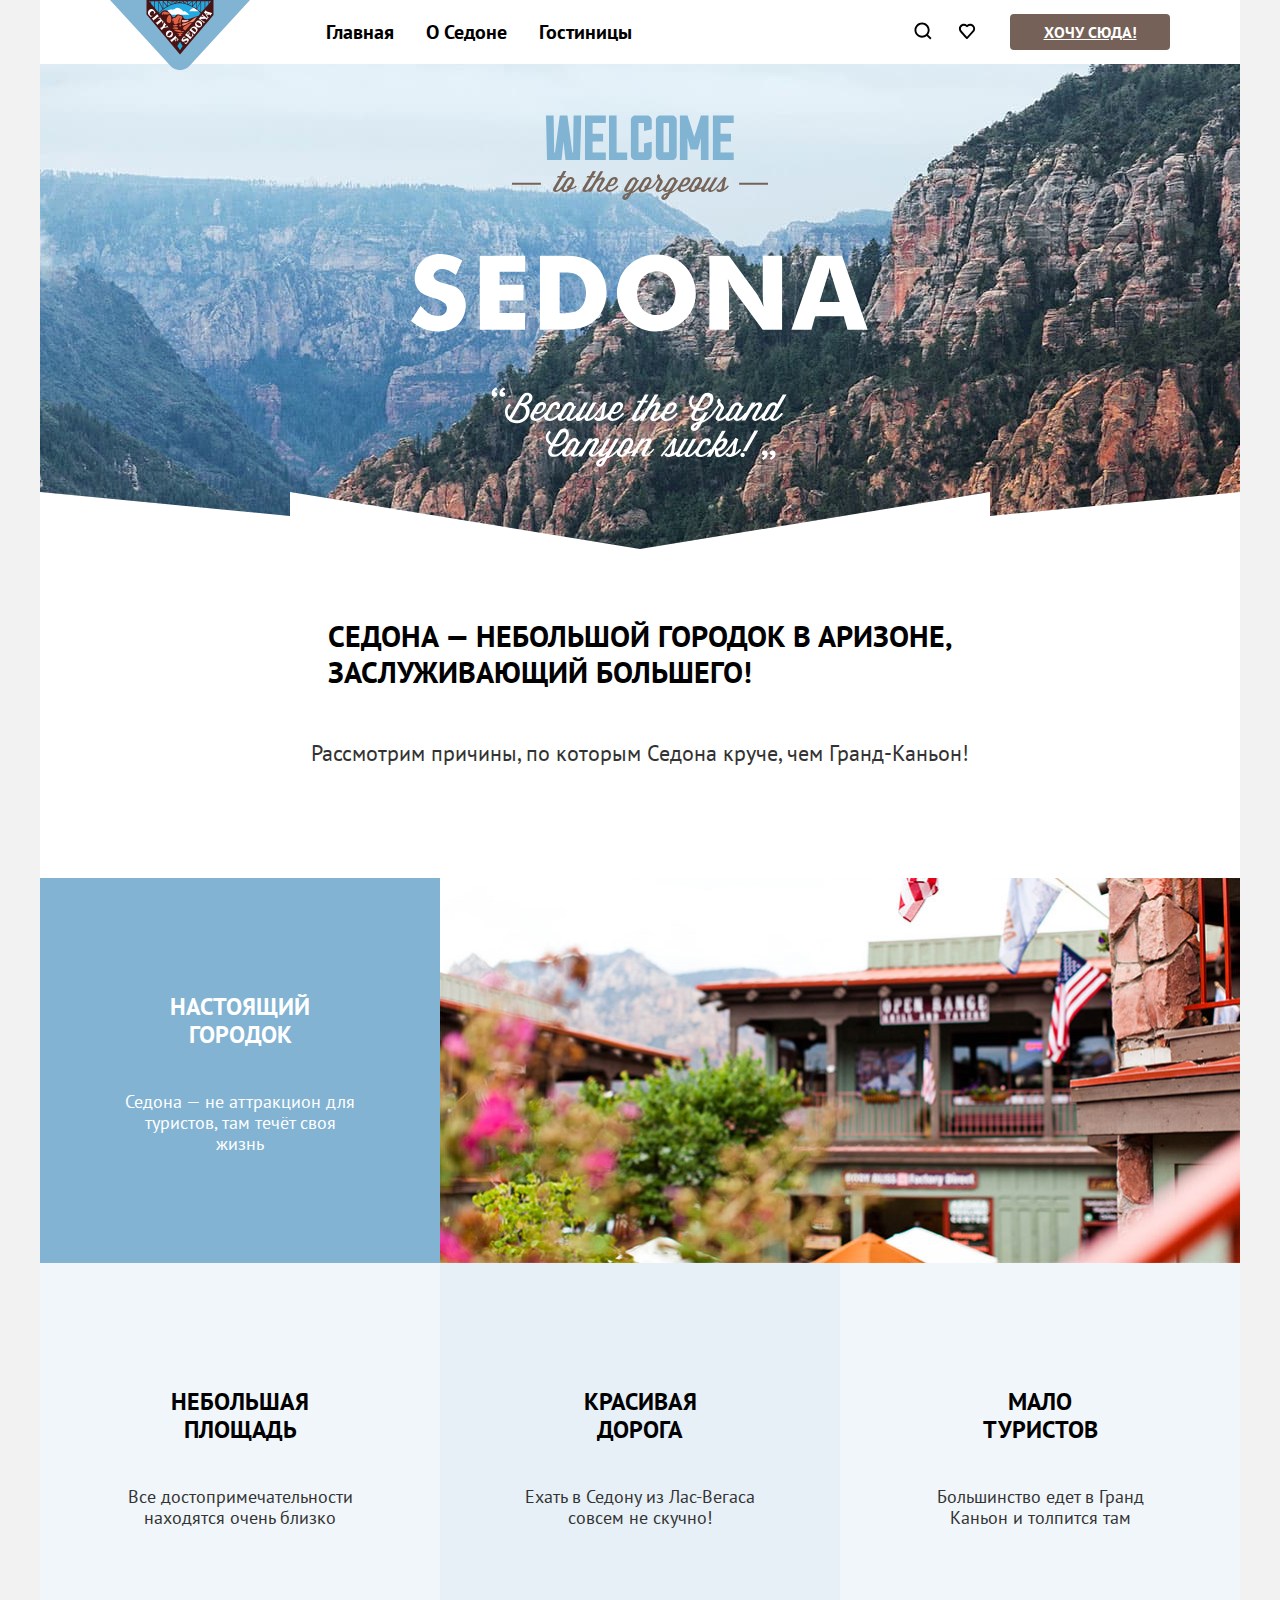
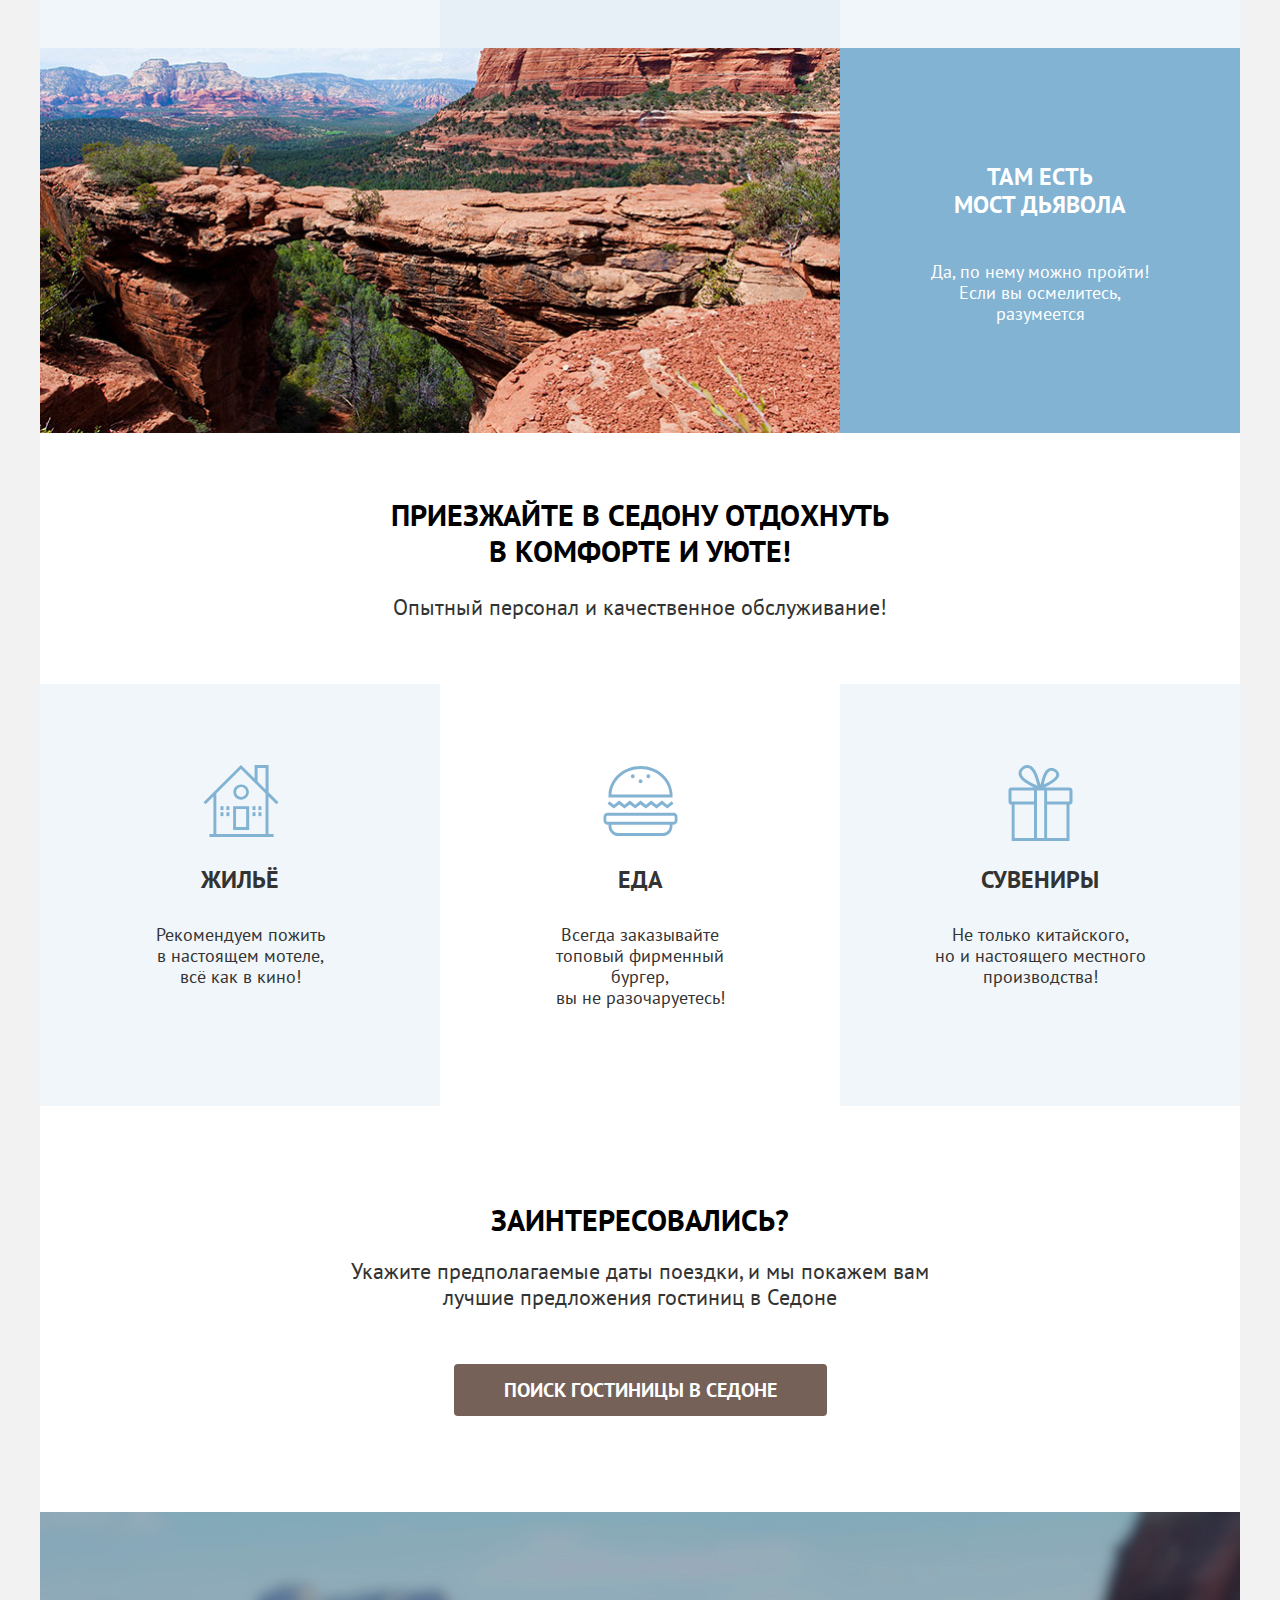
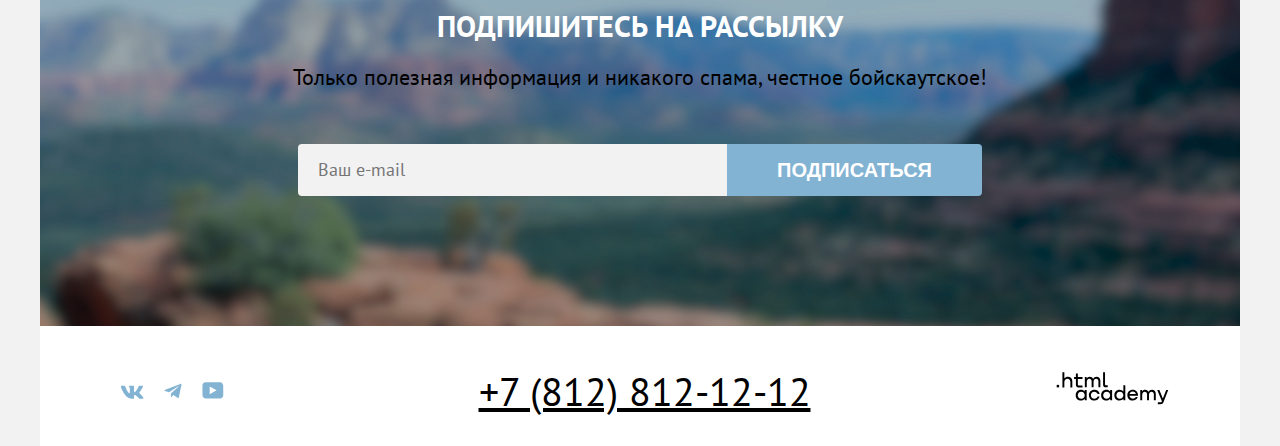
<file: index.html>
<!DOCTYPE html>
<html lang="ru" xmlns="http://www.w3.org/1999/xhtml">
<head>
  <meta charset="utf-8">
  <title>HTML Academy: Седона</title>
  <link href="styles/styles.css" rel="stylesheet">
  <link href="images/favicon-32x32.png" rel="icon" sizes="32x32" type="image/png">
</head>
<body>

<div class="container">
  <header class="header-container">
    <a class="logo">
      <img alt="Логотип города Седона" height="70" src="images/logo.svg" width="140">
    </a>
    <nav class="navigation">
      <ul class="navigation-list">
        <li class="navigation-item navigation-item-active">Главная</li>
        <li class="navigation-item"><a href="#">О Седоне</a></li>
        <li class="navigation-item"><a href="catalog.html">Гостиницы</a></li>
      </ul>
    </nav>
    <div class="controls">
      <a class="control-icon control-search" href="#">
        <span class="visually-hidden">Поиск</span>
      </a>
      <a class="control-icon control-favorites" href="#">
        <span class="visually-hidden">Избранное</span>
      </a>
      <a class="control control-want-here" href="#">Хочу сюда!</a>
    </div>
  </header>

  <main class="main-container">
    <section class="main-hero">
      <h1 class="visually-hidden">Welcome to the gorgeous Sedona</h1>
      <figure class="main-hero-welcome">
        <img alt="Welcome to the gorgeous Sedona, because the Grand Canyon sucks!" height="352"
             src="images/main-hero-welcome.svg"
             width="458">
      </figure>
    </section>
    <section class="advantages">
      <h2>
        Седона — небольшой городок в Аризоне,<br>
        заслуживающий большего!
      </h2>
      <p class="advantages-description">Рассмотрим причины, по которым Седона круче, чем Гранд-Каньон!</p>
      <ul class="advantages-list">
        <li class="advantages-item-featured">
          <div class="advantages-tile advantages-tile-featured">
            <h3>Настоящий<br>городок</h3>
            <p>Седона — не аттракцион для туристов, там течёт своя жизнь</p>
          </div>
          <figure>
            <img alt="Виды города Седона" height="385" src="images/photo-1.jpg" width="800">
          </figure>
        </li>
        <li class="advantages-tile advantages-tile-light">
          <h3>Небольшая<br>площадь</h3>
          <p>Все достопримечательности находятся очень близко</p>
        </li>
        <li class="advantages-tile advantages-tile-normal">
          <h3>Красивая<br>дорога</h3>
          <p>Ехать в Седону из Лас-Вегаса совсем не скучно!</p>
        </li>
        <li class="advantages-tile advantages-tile-light">
          <h3>Мало<br>туристов</h3>
          <p>Большинство едет в Гранд Каньон и толпится там</p>
        </li>
        <li class="advantages-item-featured">
          <div class="advantages-tile advantages-tile-featured">
            <h3>Там есть<br>мост дьявола</h3>
            <p>Да, по нему можно пройти! Если вы осмелитесь, разумеется</p>
          </div>
          <figure class="advantages-featured-left">
            <img alt="Мост дьявола в Седоне" height="385" src="images/photo-2.jpg" width="800">
          </figure>
        </li>
      </ul>
    </section>
    <section class="services">
      <h2>
        Приезжайте в Седону отдохнуть<br>в комфорте и уюте!
      </h2>
      <p class="services-description">Опытный персонал и качественное обслуживание!</p>
      <ul class="services-list">
        <li class="services-item services-item-housing">
          <h3>Жильё</h3>
          <p>Рекомендуем пожить<br>в настоящем мотеле,<br>
            всё как в кино!</p>
        </li>
        <li class="services-item services-item-food">
          <h3>Еда</h3>
          <p>Всегда заказывайте<br>
            топовый фирменный бургер,<br>вы не разочаруетесь!</p>
        </li>
        <li class="services-item services-item-souvenirs">
          <h3>Сувениры</h3>
          <p>Не только китайского,<br>
            но и настоящего местного<br>производства!</p>
        </li>
      </ul>
    </section>
    <section class="offer">
      <h2>
        Заинтересовались?
      </h2>
      <p class="offer-description">Укажите предполагаемые даты поездки, и мы покажем вам лучшие предложения гостиниц
        в Седоне</p>
      <a class="offer-search-btn" href="#">
        Поиск гостиницы в Седоне
      </a>
    </section>
    <section class="subscription">
      <h2>Подпишитесь на рассылку</h2>
      <p class="subscription-description">Только полезная информация и никакого спама, честное бойскаутское!</p>
      <form action="https://echo.htmlacademy.ru/" class="subscription-form" method="POST">
        <label for="email">
          <span class="visually-hidden">Ваш e-mail</span>
        </label>
        <input class="email" id="email" name="email" placeholder="Ваш e-mail" type="email">
        <button class="subscribe-btn" id="subscribe-btn" type="submit">Подписаться</button>
      </form>
    </section>
  </main>

  <footer class="footer">
    <ul class="social-list">
      <li>
        <a href="#">
          <img alt="Седона во ВКонтакте" height="14" src="images/social-vkontakte.svg" width="24">
        </a>
      </li>
      <li>
        <a href="#">
          <img alt="Седона в Телеграме" height="16" src="images/social-telegram.svg" width="18">
        </a>
      </li>
      <li>
        <a href="#">
          <img alt="Седона в Ютубе" height="17" src="images/social-youtube.svg" width="22">
        </a>
      </li>
    </ul>
    <a class="phone" href="tel:+78128121212">+7 (812) 812-12-12</a>
    <a href="https://htmlacademy.ru/">
      <img alt="Логотип HTML Academy" class="credits" height="33" src="images/credits.svg" width="115">
    </a>
  </footer>
</div>

</body>
</html>
</file>
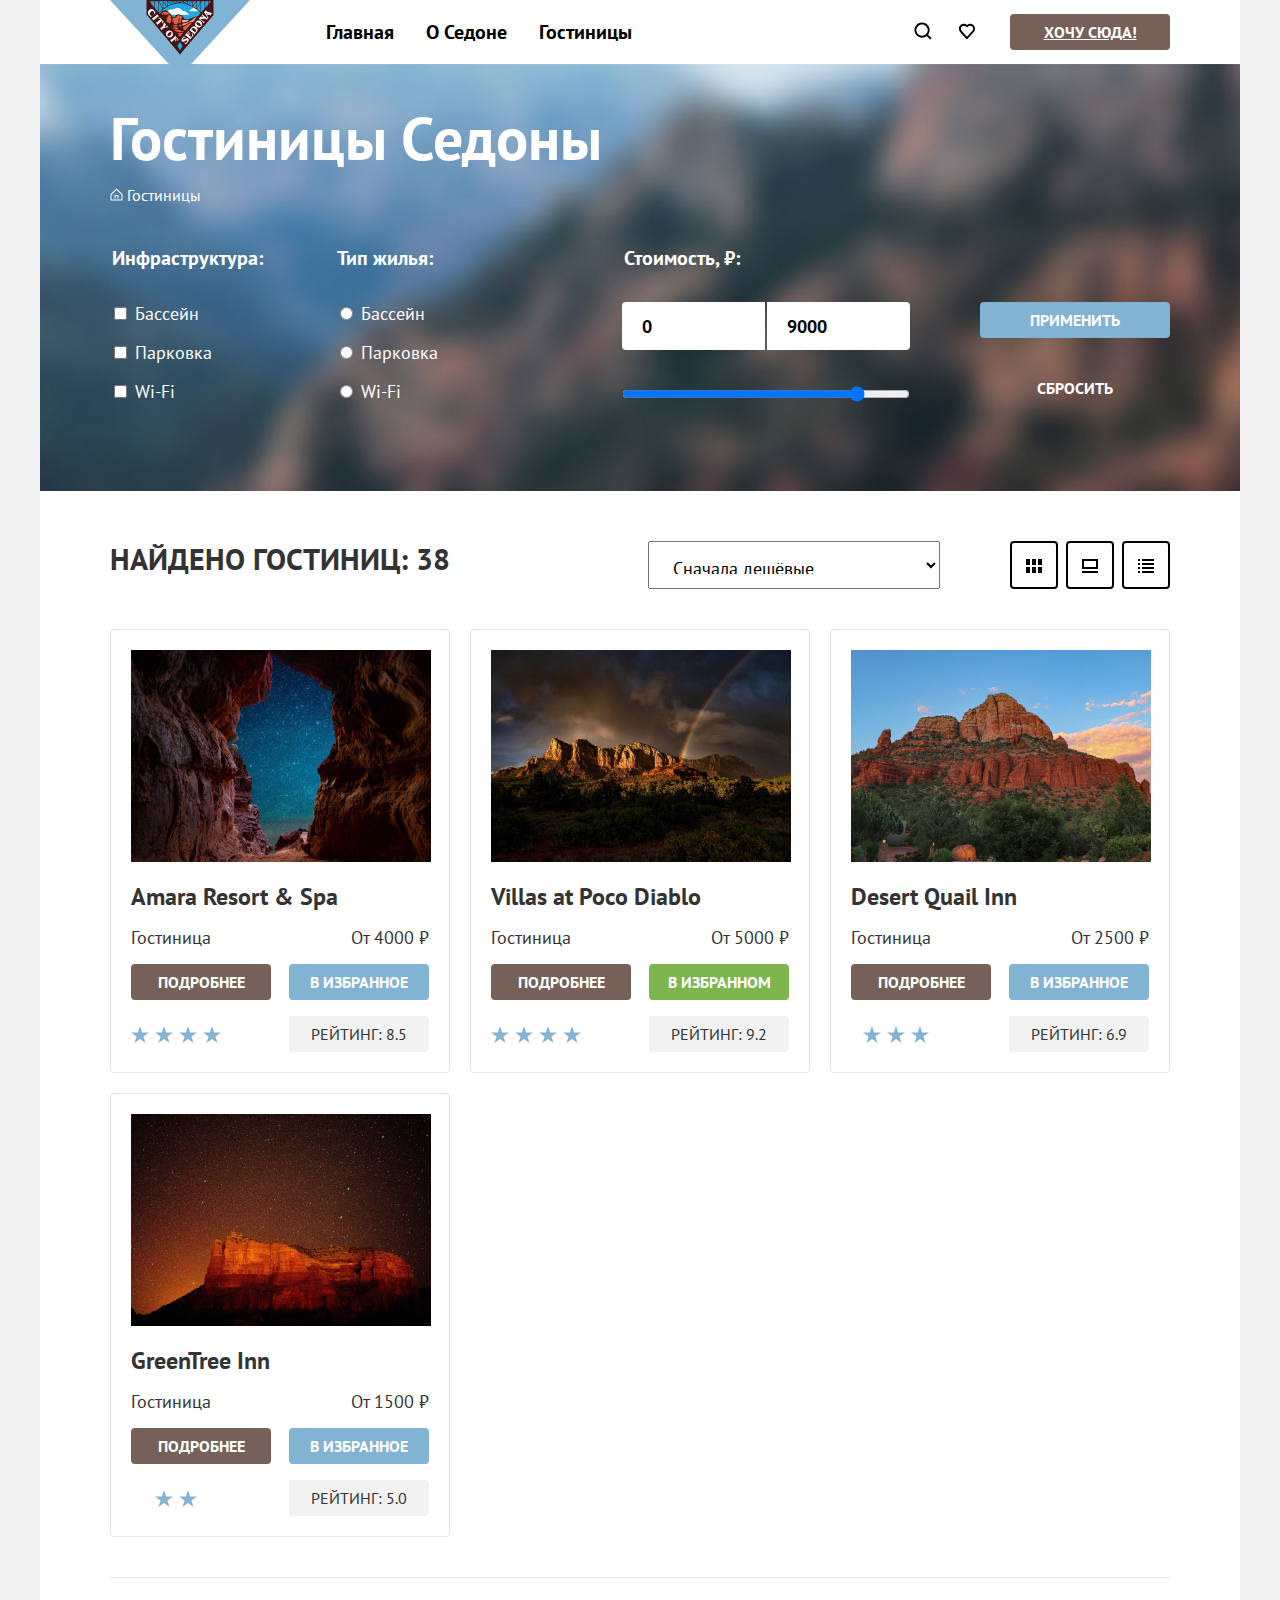
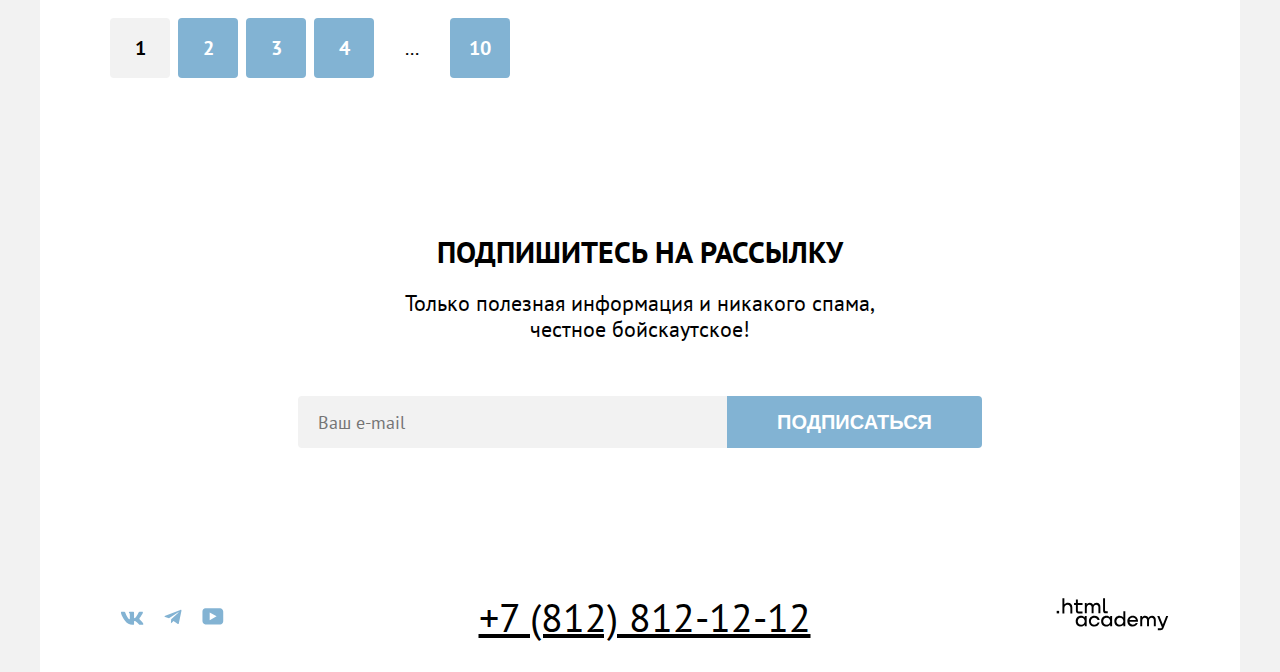
<file: catalog.html>
<!DOCTYPE html>
<html lang="ru" xmlns="http://www.w3.org/1999/xhtml">
<head>
  <meta charset="utf-8">
  <title>HTML Academy: Седона</title>
  <link href="styles/styles.css" rel="stylesheet">
  <link href="images/favicon-32x32.png" rel="icon" sizes="32x32" type="image/png">
</head>
<body>

<div class="container">
  <header class="header-container">
    <a class="logo">
      <img alt="Логотип города Седона" height="70" src="images/logo.svg" width="140">
    </a>
    <nav class="navigation">
      <ul class="navigation-list">
        <li class="navigation-item">Главная</li>
        <li class="navigation-item"><a href="#">О Седоне</a></li>
        <li class="navigation-item navigation-item-active"><a href="catalog.html">Гостиницы</a></li>
      </ul>
    </nav>
    <div class="controls">
      <a class="control-icon control-search" href="#">
        <span class="visually-hidden">Поиск</span>
      </a>
      <a class="control-icon control-favorites" href="#">
        <span class="visually-hidden">Избранное</span>
      </a>
      <a class="control control-want-here" href="#">Хочу сюда!</a>
    </div>
  </header>

  <main class="catalog">
    <section class="hotel-filters">
      <h1>Гостиницы Седоны</h1>
      <ol class="breadcrumbs">
        <li class="breadcrumbs-item">
          <a class="breadcrumbs-home" href="index.html">
            <svg height="13" viewBox="0 0 13 13" width="13" xmlns="http://www.w3.org/2000/svg">
              <path
                d="M6.5 0.5L0.5 6.30006V12.5001H12.5V6.30006L6.5 0.5ZM11.5 11.5001H1.5V6.70005L6.5 1.9L11.5 6.70005V11.5001Z"/>
              <path d="M4.5 10.5001H5.5V8.00005H7.5V10.5001H8.5V7.00005H4.5V10.5001Z"/>
            </svg>
            <span class="visually-hidden">Главная страница</span>
          </a>
        </li>
        <li class="breadcrumbs-item">
          <span>Гостиницы</span>
        </li>
      </ol>
      <section class="hotel-filter-controls">
        <h2 class="visually-hidden">Фильтры гостиниц</h2>
        <div class="hotel-filter-left-column">
          <fieldset class="hotel-filter-infrastructure">
            <legend>Инфраструктура:</legend>
            <ul>
              <li>
                <label>
                  <input name="infrastructure-swimming-pool" type="checkbox">
                  Бассейн
                </label>
              </li>
              <li>
                <label>
                  <input name="infrastructure-parking" type="checkbox">
                  Парковка
                </label>
              </li>
              <li>
                <label>
                  <input name="infrastructure-wi-fi" type="checkbox">
                  Wi-Fi
                </label>
              </li>
            </ul>
          </fieldset>
          <fieldset class="hotel-filter-housing-type">
            <legend>Тип жилья:</legend>
            <ul>
              <li>
                <label>
                  <input name="housing-type-radio" type="radio" value="hotel">
                  Бассейн
                </label>
              </li>
              <li>
                <label>
                  <input name="housing-type-radio" type="radio" value="motel">
                  Парковка
                </label>
              </li>
              <li>
                <label>
                  <input name="housing-type-radio" type="radio" value="apartment">
                  Wi-Fi
                </label>
              </li>
            </ul>
          </fieldset>
        </div>
        <div class="hotel-filter-right-column">
          <fieldset class="hotel-filter-price">
            <legend>Стоимость, ₽:</legend>
            <div class="price-range">
              <label class="visually-hidden" for="price-min">от</label>
              <input class="price-min" id="price-min" name="price-min" type="text" value="0">
              <label class="visually-hidden" for="price-max">до</label>
              <input class="price-max" id="price-max" name="price-max" type="text" value="9000">
            </div>
            <input class="hotel-filter-price-slider" max="9000" min="0" type="range" value="7500">
          </fieldset>
          <div class="hotel-filter-buttons">
            <button class="hotel-filter-apply-btn" type="submit">Применить</button>
            <button class="hotel-filter-reset-btn" type="reset">Сбросить</button>
          </div>
        </div>
      </section>
    </section>
    <section class="hotel-cards">
      <header class="hotel-cards-header">
        <h2>Найдено гостиниц: 38</h2>
        <select class="hotel-sort-by" name="hotel-sort-by">
          <option value="cheap-first">Сначала дешёвые</option>
          <option value="popular-first">Сначала популярные</option>
          <option value="expensive-first">Сначала дорогие</option>
        </select>
        <ol class="hotel-display-mode">
          <li>
            <a class="display-mode-cards" href="#">
              <img alt="" height="14" src="images/cards.svg" width="16">
              <span class="visually-hidden">Показать карточками</span>
            </a>
          </li>
          <li>
            <a class="display-mode-full-screen" href="#">
              <img alt="" height="14" src="images/full-screen.svg" width="16">
              <span class="visually-hidden">Показать на весь экран</span>
            </a>
          </li>
          <li>
            <a class="display-mode-list" href="#">
              <img alt="" height="14" src="images/list.svg" width="16">
              <span class="visually-hidden">Показать списком</span>
            </a>
          </li>
        </ol>
      </header>
      <ul class="hotel-card-list">
        <li class="hotel-card-item">
          <a href="#">
            <img alt="Звёздное небо и горы" height="212" src="images/hotel-1.jpg" width="300">
          </a>
          <h3 class="hotel-card-title">Amara Resort & Spa</h3>
          <div class="hotel-card-information">
            <p class="hotel-card-type">Гостиница</p>
            <p class="hotel-card-price">От 4000 ₽</p>
          </div>
          <div class="hotel-card-controls">
            <a class="hotel-card-details" href="#">Подробнее</a>
            <button class="hotel-card-favorites" type="button">В избранное</button>
          </div>
          <div class="hotel-card-ratings">
            <img alt="четыре звезды" class="hotel-card-stars" height="17" src="images/stars-4.svg" width="90">
            <p class="hotel-card-rating">Рейтинг: 8.5</p>
          </div>
        </li>
        <li class="hotel-card-item">
          <a href="#">
            <img alt="Замок на холме" height="212" src="images/hotel-2.jpg" width="300">
          </a>
          <h3 class="hotel-card-title">Villas at Poco Diablo</h3>
          <div class="hotel-card-information">
            <p class="hotel-card-type">Гостиница</p>
            <p class="hotel-card-price">От 5000 ₽</p>
          </div>
          <div class="hotel-card-controls">
            <a class="hotel-card-details" href="#">Подробнее</a>
            <button class="hotel-card-favorites hotel-card-favorites-active" type="button">В избранном</button>
          </div>
          <div class="hotel-card-ratings">
            <img alt="четыре звезды" class="hotel-card-stars" height="17" src="images/stars-4.svg" width="90">
            <p class="hotel-card-rating">Рейтинг: 9.2</p>
          </div>
        </li>
        <li class="hotel-card-item">
          <a href="#">
            <img alt="Красный холм на фоне неба" height="212" src="images/hotel-3.jpg" width="300">
          </a>
          <h3 class="hotel-card-title">Desert Quail Inn</h3>
          <div class="hotel-card-information">
            <p class="hotel-card-type">Гостиница</p>
            <p class="hotel-card-price">От 2500 ₽</p>
          </div>
          <div class="hotel-card-controls">
            <a class="hotel-card-details" href="#">Подробнее</a>
            <button class="hotel-card-favorites" type="button">В избранное</button>
          </div>
          <div class="hotel-card-ratings">
            <img alt="три звезды" class="hotel-card-stars" height="17" src="images/stars-3.svg" width="90">
            <p class="hotel-card-rating">Рейтинг: 6.9</p>
          </div>
        </li>
        <li class="hotel-card-item">
          <a href="#">
            <img alt="Красная гора на фоне заката" height="212" src="images/hotel-4.jpg" width="300">
          </a>
          <h3 class="hotel-card-title">GreenTree Inn</h3>
          <div class="hotel-card-information">
            <p class="hotel-card-type">Гостиница</p>
            <p class="hotel-card-price">От 1500 ₽</p>
          </div>
          <div class="hotel-card-controls">
            <a class="hotel-card-details" href="#">Подробнее</a>
            <button class="hotel-card-favorites" type="button">В избранное</button>
          </div>
          <div class="hotel-card-ratings">
            <img alt="две звезды" class="hotel-card-stars" height="17" src="images/stars-2.svg" width="90">
            <p class="hotel-card-rating">Рейтинг: 5.0</p>
          </div>
        </li>
      </ul>
      <ul class="pagination separator-above">
        <li class="pagination-item pagination-item-active">
          1
        </li>
        <li class="pagination-item">
          <a href="#">
            2
          </a>
        </li>
        <li class="pagination-item">
          <a href="#">
            3
          </a>
        </li>
        <li class="pagination-item">
          <a href="#">
            4
          </a>
        </li>
        <li class="pagination-item pagination-item-all">
          <a href="#">
            ...
          </a>
        </li>
        <li class="pagination-item">
          <a href="#">
            10
          </a>
        </li>
      </ul>
    </section>
    <section class="subscription subscription-inner">
      <h2>Подпишитесь на рассылку</h2>
      <p class="subscription-description">Только полезная информация и никакого спама,<br/>честное бойскаутское!</p>
      <form action="https://echo.htmlacademy.ru/" class="subscription-form" method="POST">
        <label for="email">
          <span class="visually-hidden">Ваш e-mail</span>
        </label>
        <input class="email" id="email" name="email" placeholder="Ваш e-mail" type="email">
        <button class="subscribe-btn" id="subscribe-btn" type="submit">Подписаться</button>
      </form>
    </section>
  </main>

  <footer class="footer">
    <ul class="social-list">
      <li>
        <a href="#">
          <img alt="Седона во ВКонтакте" height="14" src="images/social-vkontakte.svg" width="24">
        </a>
      </li>
      <li>
        <a href="#">
          <img alt="Седона в Телеграме" height="16" src="images/social-telegram.svg" width="18">
        </a>
      </li>
      <li>
        <a href="#">
          <img alt="Седона в Ютубе" height="17" src="images/social-youtube.svg" width="22">
        </a>
      </li>
    </ul>
    <a class="phone" href="tel:+78128121212">+7 (812) 812-12-12</a>
    <a href="https://htmlacademy.ru/">
      <img alt="Логотип HTML Academy" class="credits" height="33" src="images/credits.svg" width="115">
    </a>
  </footer>
</div>

</body>
</html>
</file>
<file: styles/styles.css>
/**
  Шрифты.
 */

@font-face {
  font-family: "PT Sans";
  font-style: normal;
  font-weight: 400;
  src: url("../fonts/ptsans-400.woff2") format("woff2");
  font-display: swap;
}

@font-face {
  font-family: "PT Sans";
  font-style: normal;
  font-weight: 700;
  src: url("../fonts/ptsans-700.woff2") format("woff2");
  font-display: swap;
}

/**
  Служебное.
 */

.visually-hidden {
  position: absolute;
  width: 1px;
  height: 1px;
  margin: -1px;
  border: 0;
  padding: 0;
  white-space: nowrap;
  clip-path: inset(100%);
  clip: rect(0 0 0 0);
  overflow: hidden;
}

/**
  Основное.
 */

* {
  box-sizing: border-box;
}

html {
  height: 100%;
}

body {
  min-height: 100%;
  margin: 0;

  color: #333;
  font-family: "PT Sans", sans-serif;
  font-size: 22px;
  line-height: 26px;

  background-color: #F2F2F2;
}

.container {
  width: 1200px;
  background-color: #FFF;
  margin: 0 auto;
  display: flex;
  flex-direction: column;
}

/**
  Header.
 */

.header-container {
  width: 1200px;
  height: 64px;
  display: flex;
  margin: 0 auto;
  padding: 0 70px;
}

.logo {
  z-index: 1;
}

.navigation {
  margin-left: 30px;
  margin-right: auto;

  align-self: center;
}

.navigation-list {
  margin: 0 0 0 30px;
  padding: 0;

  list-style: none;
  display: flex;
}

.navigation-item {
  padding: 0 16px;
}

.navigation-item, .navigation-item > a {
  color: #000;
  font-family: "PT Sans", sans-serif;
  font-size: 20px;
  line-height: 24px;
  font-weight: 700;
  text-decoration: none;
}

.controls {
  margin-left: auto;
  display: flex;
}

.control-icon {
  display: block;
  width: 44px;
  height: 64px;
  padding: 22px 12px;
}

.control-search {
  background: url("../images/search.svg") no-repeat;
  background-size: 18px auto;
  background-position-x: 12px;
  background-position-y: 22px;
}

.control-favorites {
  background: url("../images/favorites.svg") no-repeat;
  background-size: 18px auto;
  background-position-x: 12px;
  background-position-y: 22px;
}

.control-want-here {
  display: block;

  margin-left: 20px;

  align-self: center;
  width: 160px;
  height: 36px;
  line-height: 36px;
  text-align: center;

  font-size: 16px;
  font-weight: 700;
  text-transform: uppercase;

  border-radius: 4px;
  background-color: #756157;
  color: white;
}

/**
  Main.
 */

.main-container {
  width: 1200px;
  margin: 0 auto;
  flex-grow: 1;
}

/**
  Main Hero.
 */

.main-hero {
  min-height: 485px;

  display: flex;
  flex-direction: column;
  align-items: center;

  background-color: #8997a3;
  background-image: url("../images/main-hero-divider.svg"), url("../images/main-hero-background.jpg");
  background-size: 1200px 57px, cover;
  background-repeat: no-repeat;
  background-position: left bottom, left top;
}

.main-hero-welcome {
  margin-top: 51px;
}

/**
  Advantages.
 */

.advantages {
  display: flex;
  flex-direction: column;
  align-items: center;
}

.advantages h2 {
  color: #000;
  text-transform: uppercase;

  margin-top: 69px;

  font-size: 30px;
  font-weight: 700;
  line-height: 36px;
}

.advantages-description {
  margin-top: 25px;
}

.advantages-list {
  width: 1200px;
  margin: 90px 0 0 0;
  padding: 0;

  display: flex;
  flex-wrap: wrap;
  align-items: stretch;

  list-style: none;
}

.advantages-item-featured {
  width: 100%;

  display: flex;
  flex-direction: row;
}

.advantages-item-featured figure {
  width: 800px;
  min-height: 385px;
  margin: 0;
}

.advantages-item-featured img {
  display: block;
}

.advantages-featured-left {
  order: -1;
}

.advantages-tile {
  width: 400px;
  min-height: 385px;

  font-size: 18px;
  line-height: 21px;

  display: flex;
  flex-direction: column;
  justify-content: center;
  align-items: center;
}

.advantages-tile h3 {
  color: #000;

  font-size: 24px;
  font-weight: 700;
  line-height: 28px;
  text-transform: uppercase;
}

.advantages-tile h3, .advantages-tile p {
  width: 230px;

  text-align: center;
}

.advantages-tile-featured, .advantages-tile-featured h3 {
  background-color: #82B3D3;
  color: white;
}

.advantages-tile-light {
  background-color: rgba(131, 179, 211, 0.12);
}

.advantages-tile-normal {
  background-color: rgba(131, 179, 211, 0.20);
}

/**
  Services.
 */

.services {
  text-align: center;
}

.services h2 {
  color: #000;

  margin-top: 64px;

  font-size: 30px;
  font-weight: 700;
  line-height: 36px;
  text-transform: uppercase;
}

.services-description {
  margin-top: 20px;
}

.services-list {
  margin: 64px 0 0 0;
  padding: 0;

  list-style: none;

  display: flex;
}

.services-item {
  width: 400px;
  min-height: 385px;

  margin: 0;
  padding: 80px 85px;

  font-size: 18px;
  line-height: 21px;

  box-sizing: border-box;
}

.services-item h3 {
  font-size: 24px;
  font-weight: 700;
  line-height: 28px;
  text-transform: uppercase;

  margin-top: 102px;
  margin-bottom: 0;
}

.services-item p {
  margin-top: 30px;
}

.services-item-housing {
  background: rgba(131, 179, 211, 0.12) url("../images/services-housing.svg") no-repeat 50% 81px;
}

.services-item-food {
  background: url("../images/services-food.svg") no-repeat 50% 81px;
}

.services-item-souvenirs {
  background: rgba(131, 179, 211, 0.12) url("../images/services-souvenirs.svg") no-repeat 50% 81px;
}

/**
  Offer.
 */

.offer {
  display: flex;
  flex-direction: column;
  align-items: center;
}

.offer h2 {
  margin-top: 96px;
  margin-bottom: 0;

  text-align: center;

  color: #000;
  font-size: 30px;
  font-weight: 700;
  line-height: 36px;
  text-transform: uppercase;
}

.offer-description {
  width: 592px;

  margin-top: 20px;
  margin-bottom: 0;

  text-align: center;
}

.offer-search-btn {
  margin-top: 54px;
  display: inline-block;

  padding: 8px 50px;

  background-color: #756157;
  color: white;

  text-decoration: none;

  font-size: 20px;
  font-weight: 700;
  line-height: 36px;
  text-transform: uppercase;

  border-radius: 4px;
}

/**
  Subscription.
 */

.subscription {
  min-height: 414px;

  margin-top: 96px;
  padding: 0 32px 104px 32px;

  display: flex;
  flex-direction: column;
  align-items: center;

  background: url("../images/subscribe.jpg") no-repeat;
  background-size: 100% auto;
}

.subscription h2 {
  margin: 96px 0 0 0;

  color: white;

  font-size: 30px;
  font-weight: 700;
  line-height: 36px;
  text-transform: uppercase;
}

.subscription-description {
  margin: 20px 0 0 0;

  color: white;
}

.subscription-form {
  margin-top: 54px;
  width: 684px;
  height: 52px;
  display: flex;
  justify-content: space-between;
}

.email {
  padding: 12px 20px;

  height: 100%;
  flex-grow: 1;

  background-color: #F2F2F2;

  border: none;

  border-radius: 4px 0 0 4px;

  font-family: "PT Sans", serif;
  font-size: 18px;
  line-height: 24px;
}

.subscribe-btn {
  color: white;
  background-color: #82B3D3;

  border: none;

  padding: 8px 50px;

  border-radius: 0 4px 4px 0;

  font-size: 20px;
  font-weight: 700;
  line-height: 36px;
  text-transform: uppercase;
}

/**
  Footer.
 */

.footer {
  width: 1200px;
  min-height: 120px;
  margin: 0 auto;
  padding: 40px 70px 30px 70px;

  display: flex;
  justify-content: space-between;
  align-items: center;

  background-color: white;
}

.phone {
  color: #000;

  font-size: 40px;
  line-height: 40px;
  text-transform: uppercase;
}

.social-list {
  margin: 0;
  padding: 0;

  display: flex;

  list-style: none;
}

.social-list a {
  padding: 10px;
}

/**
  Catalog (subpage).
**/

.catalog {
  background-color: white;
}

/**
  Hotel filters.
**/
.hotel-filters {
  background-color: #8997a3;
  background-image: url("../images/filter.jpg");
  background-size: cover;
  background-repeat: no-repeat;
  background-position: left top;

  padding: 35px 70px 70px 70px;
}

.hotel-filters h1 {
  margin: 0;

  color: white;
  font-family: "PT Sans", serif;
  font-size: 60px;
  line-height: 78px;
}

.breadcrumbs {
  margin: 8px 0;
  padding: 0;
  list-style-type: none;

  font-family: "PT Sans", serif;
  color: white;
  font-size: 16px;
  line-height: 21px;
}

.breadcrumbs > a {
  color: white;
  text-decoration: none;
}

.breadcrumbs-item {
  display: inline-block;
}

.breadcrumbs-home > svg {
  fill: white;
}

.hotel-filter-controls {
  margin: 40px 0 0 0;
}

.hotel-filter-controls {
  display: flex;
  justify-content: space-between;
}

.hotel-filter-left-column {
  width: auto;
  display: flex;
}

.hotel-filter-right-column {
  width: auto;
  display: flex;
}

.hotel-filter-infrastructure,
.hotel-filter-housing-type,
.hotel-filter-price {
  border: none;
  padding: 0;
}

.hotel-filter-infrastructure legend,
.hotel-filter-housing-type legend,
.hotel-filter-price legend {
  color: white;
  font-family: "PT Sans", serif;
  font-size: 20px;
  font-weight: 700;
  line-height: 24px;
}

.hotel-filter-infrastructure {
  margin: 0 70px 0 0;
  display: flex;
}

.hotel-filter-infrastructure ul,
.hotel-filter-housing-type ul {
  padding: 0;
  margin-top: 32px;
  list-style-type: none;
  color: white;
  font-family: "PT Sans", serif;
  font-size: 18px;
  line-height: 23px;
}

.hotel-filter-infrastructure li,
.hotel-filter-housing-type li {
  margin-bottom: 16px;
}

.hotel-filter-infrastructure li:last-child,
.hotel-filter-housing-type li:last-child {
  margin-bottom: 0;
}

.hotel-filter-housing-type {
  margin: 0;
  display: flex;
}

.hotel-filter-price {
  margin: 0 70px 0 0;
  display: flex;
  flex-direction: column;
}

.price-range {
  margin: 32px 0 0 0;
}

.price-range {
  display: flex;
  justify-content: stretch;
}

.price-min,
.price-max {
  width: 143px;
  height: 48px;
  padding: 12px 20px;
  border: none;

  font-family: "PT Sans", serif;
  font-size: 18px;
  font-style: normal;
  font-weight: 700;
  line-height: 24px;
}

.price-min {
  margin-right: 2px;
  border-radius: 4px 0 0 4px;
}

.price-max {
  border-radius: 0 4px 4px 0;
}

.hotel-filter-price-slider {
  margin: 36px 0 0 0;
}

.hotel-filter-buttons {
  margin: 56px 0 0 0;
  display: flex;
  flex-direction: column;
}

.hotel-filter-apply-btn,
.hotel-filter-reset-btn {
  border: none;
  color: white;
  font-family: "PT Sans", serif;
  font-size: 16px;
  font-weight: 700;
  line-height: 20px;
  text-transform: uppercase;
}

.hotel-filter-apply-btn,
.hotel-filter-reset-btn {
  padding: 8px 50px;
  display: flex;
  justify-content: center;
  align-items: center;
  border-radius: 4px;
}

.hotel-filter-apply-btn {
  background-color: #82B3D3;
}

.hotel-filter-reset-btn {
  margin-top: 32px;
  background: none;
}

/**
  Hotel cards.
 */
.hotel-cards {
  padding: 50px 70px 60px;

  display: flex;
  flex-direction: column;
  gap: 40px;
}

.hotel-cards-header {
  margin: 0;

  display: flex;
}

.hotel-cards-header h2 {
  margin: 0 auto 0 0;

  font-family: "PT Sans", serif;
  font-size: 30px;
  font-weight: 700;
  line-height: 36px;
  text-transform: uppercase;
}

.hotel-sort-by {
  margin: 0 70px 0 0;
  width: 292px;
  height: 48px;
  padding: 14px 20px;

  font-family: "PT Sans", serif;
  font-size: 18px;
  line-height: 21px;
}

.hotel-display-mode {
  list-style-type: none;
  display: flex;
  gap: 8px;
  margin: 0;
  padding: 0;
}

.hotel-display-mode li {
  width: 48px;
  height: 48px;
  margin: 0;
  border-radius: 4px;
  border: 2px solid #000000;
  display: flex;
  justify-content: center;
  align-items: center;
}

.hotel-card-list {
  margin: 0;
  padding: 0;
  list-style-type: none;

  display: flex;
  gap: 20px;
  flex-wrap: wrap;
}

.hotel-card-item {
  padding: 20px;
  border-radius: 4px;
  border: 1px solid #E6E6E6;
  width: 340px;
  display: flex;
  flex-direction: column;
  gap: 16px;
}

.hotel-card-title {
  margin: 0;
  font-family: "PT Sans", serif;
  font-size: 24px;
  font-weight: 700;
  line-height: 28px;
}

.hotel-card-information {
  margin: 0;
  display: flex;
  justify-content: space-between;
  font-family: "PT Sans", serif;
  font-size: 18px;
  line-height: 21px;
}

.hotel-card-type {
  margin: 0 auto 0 0;
}

.hotel-card-price {
  margin: 0 0 0 auto;
}

.hotel-card-controls {
  margin: 0;
  display: flex;
  justify-content: space-between;
}

.hotel-card-details {
  margin: 0 auto 0 0;
  min-width: 140px;
  min-height: 36px;
  padding: 8px;
  display: flex;
  justify-content: center;
  align-items: center;
  border-radius: 4px;
  background: #756157;
  color: white;
  text-decoration: none;
  font-family: "PT Sans", serif;
  font-size: 16px;
  font-weight: 700;
  line-height: 20px;
  text-transform: uppercase;
}

.hotel-card-favorites {
  margin: 0 0 0 auto;
  min-width: 140px;
  min-height: 36px;
  padding: 8px;
  display: flex;
  justify-content: center;
  align-items: center;
  border: none;
  border-radius: 4px;
  background: #82B3D3;
  color: white;
  text-decoration: none;
  font-family: "PT Sans", serif;
  font-size: 16px;
  font-weight: 700;
  line-height: 20px;
  text-transform: uppercase;
}

.hotel-card-favorites-active {
  background-color: #7DB54F;
}

.hotel-card-ratings {
  margin: 0;
  display: flex;
  justify-content: space-between;
  align-items: center;
}

.hotel-card-stars {
  margin: 0 auto 0 0;
}

.hotel-card-rating {
  margin: 0 0 0 auto;
  min-width: 140px;
  min-height: 36px;
  padding: 8px;
  display: flex;
  justify-content: center;
  align-items: center;
  border-radius: 4px;
  background: #F2F2F2;
  color: #333;
  text-decoration: none;
  font-family: "PT Sans", serif;
  font-size: 16px;
  font-weight: 400;
  line-height: 20px;
  text-transform: uppercase;
}

.pagination {
  margin: 0;
  padding: 0;
  display: flex;
  flex-wrap: wrap;
  gap: 8px;
  list-style-type: none;
}

.pagination-item {
  width: 60px;
  height: 60px;
  display: flex;
  justify-content: center;
  align-items: center;
  font-family: "PT Sans", serif;
  font-size: 20px;
  font-weight: 700;
  line-height: 36px;
  text-transform: uppercase;
  border-radius: 4px;
  color: #FFF;
  background-color: #82B3D3;
}

.pagination-item > a {
  text-decoration: none;
  color: #FFF;
}

.pagination-item-active {
  color: #000;
  background-color: #F2F2F2;
}

.pagination-item-active > a {
  color: #000;
}

.pagination-item-all {
  background-color: transparent;
}

.pagination-item-all > a {
  color: #000;
  font-weight: 400;
}

.separator-above {
  padding-top: 40px;
  border-top: 1px solid #E6E6E6;
}

/**
  Subscription.
 */
.subscription-inner {
  margin-top: 0px;
  text-align: center;
  background: white;
}

.subscription-inner h2, .subscription-description {
  color: black;
}
</file>
